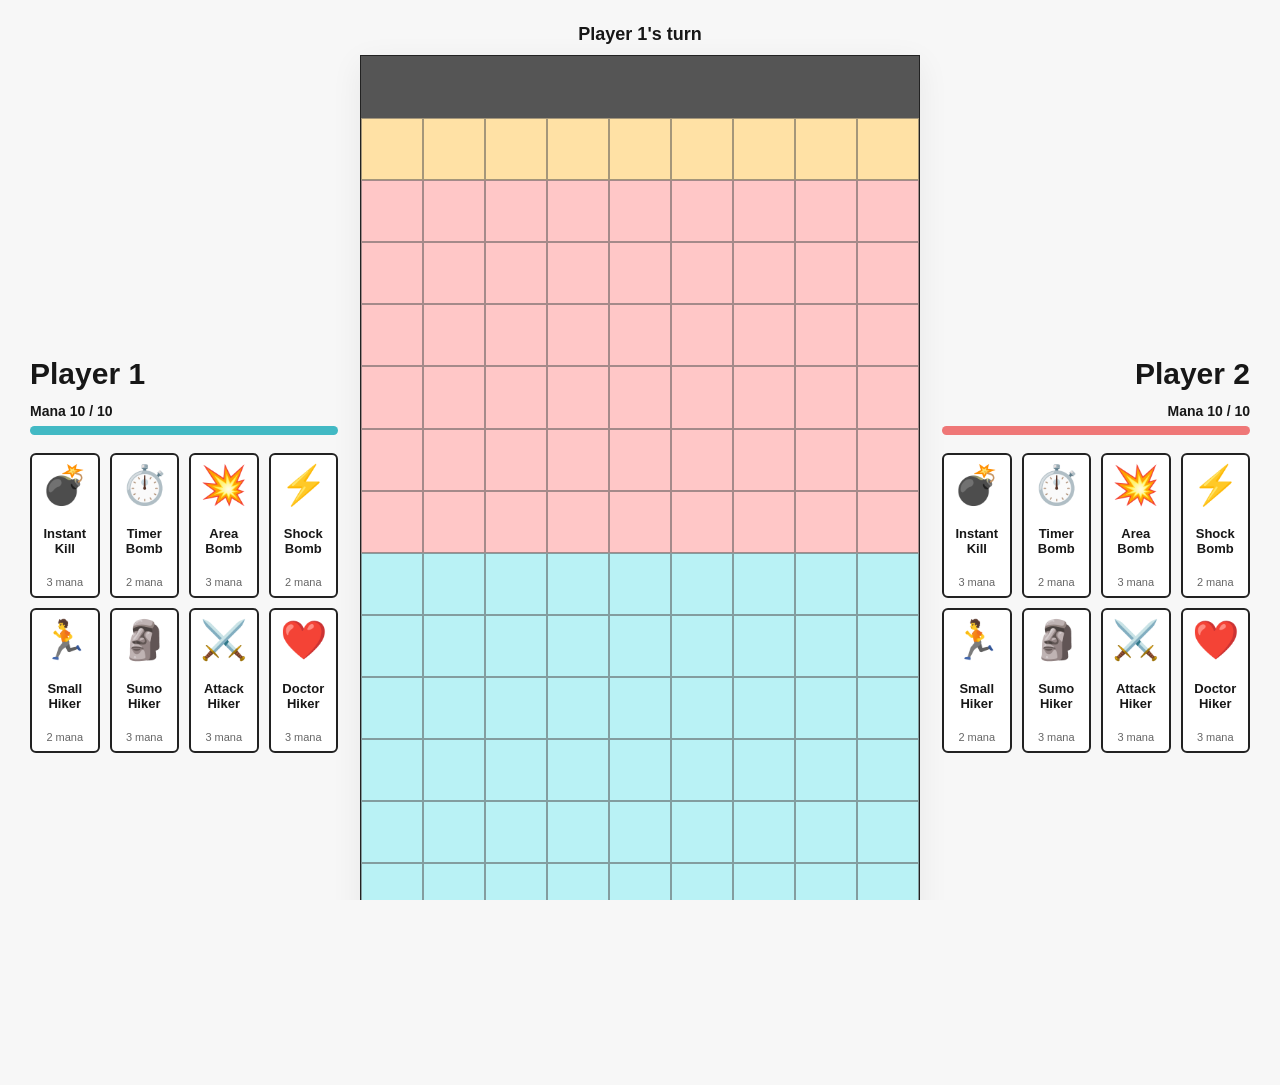
<file: preview.html>
<!doctype html>
<html lang="en">
<head>
<meta charset="utf-8">
<meta name="viewport" content="width=device-width,initial-scale=1,maximum-scale=1,user-scalable=no">
<title>Bombs or Dolls - Layout Prototype</title>
<style>
*{box-sizing:border-box}html,body{margin:0;width:100%;height:100%;overflow:hidden;font-family:Arial,sans-serif;background:#f7f7f7;color:#171717}
#game{width:100%;height:100%;display:grid;grid-template-columns:minmax(220px,1fr) minmax(400px,560px) minmax(220px,1fr);gap:22px;padding:24px 30px}
.side{display:flex;flex-direction:column;justify-content:center}.title{font-size:30px;font-weight:700;margin-bottom:12px}.right{text-align:right}
.mana{font-weight:700;font-size:14px;margin-bottom:7px}.bar{height:9px;background:#ddd;border-radius:9px;overflow:hidden;margin-bottom:18px}.fill{height:100%;width:100%}.p1fill{background:#42b9c4}.p2fill{background:#ef7777}
.cards{display:grid;grid-template-columns:repeat(4,1fr);gap:10px}.card{height:145px;background:#fff;border:2px solid #222;border-radius:6px;padding:8px;display:flex;flex-direction:column;align-items:center;justify-content:space-between;cursor:pointer;user-select:none;touch-action:manipulation;transition:.12s}.card:hover{transform:translateY(-3px)}.card.selected{border-width:4px;box-shadow:0 0 0 3px #fff,0 0 0 6px #111}.card.disabled{opacity:.35;cursor:not-allowed}.icon{font-size:38px}.name{font-weight:700;font-size:13px;text-align:center}.cost{font-size:11px;color:#666}
.arenaWrap{height:100%;display:flex;flex-direction:column;align-items:center;justify-content:center}.turn{font-size:18px;font-weight:700;margin-bottom:10px}
#arena{width:100%;aspect-ratio:9/15;position:relative;background:#fff;border:1px solid #222;box-shadow:0 8px 30px #0001;overflow:hidden;touch-action:manipulation}.grid{position:absolute;inset:0;display:grid;grid-template-columns:repeat(9,1fr);grid-template-rows:repeat(15,1fr)}
.cell{border:1px solid #5558;position:relative;cursor:pointer}.cell.p1area{background:#b9f2f5}.cell.p2area{background:#ffc7c7}.cell.peak{background:#555}.cell.far{background:#ffe1a5}.cell.hl{outline:3px solid #111;outline-offset:-3px;filter:brightness(.9)}
.unit{position:absolute;inset:5%;z-index:4;display:flex;align-items:center;justify-content:center;font-size:clamp(17px,3vw,30px);pointer-events:none;text-shadow:0 1px white}.hp{position:absolute;bottom:0;font:700 9px Arial;background:#fff;border:1px solid #222;border-radius:3px;padding:1px 3px}.bomb{opacity:.9}
.status{font-size:13px;text-align:center;color:#555;min-height:38px;margin-top:9px}.buttons{display:flex;gap:8px}.buttons button{border:1px solid #222;background:#fff;border-radius:5px;padding:7px 12px;font-weight:700;cursor:pointer}.hint{font-size:11px;color:#777;text-align:center;margin-top:7px}
@media(max-width:900px){html,body{overflow:auto}#game{height:auto;min-height:100%;grid-template-columns:1fr;grid-template-rows:auto auto auto;padding:14px}.arenaWrap{order:0}.side{order:1}.right{order:2}.title{font-size:22px}.card{height:105px}.icon{font-size:30px}#arena{width:min(88vw,500px)}}
</style>
</head>
<body>
<div id="game">
<section class="side">
<div class="title">Player 1</div>
<div class="mana">Mana <span id="m1t">10</span> / 10</div><div class="bar"><div id="m1" class="fill p1fill"></div></div>
<div id="c1" class="cards"></div>
</section>

<main class="arenaWrap">
<div id="turn" class="turn">Player 1's turn</div>
<div id="arena"><div id="grid" class="grid"></div></div>
<div id="status" class="status">Select a card, then click a valid mountain cell.</div>
<div class="buttons"><button id="reset">Reset</button><button id="skip">Skip Turn</button></div>
<div class="hint">Direct placement • hikers climb immediately • bombs can reach the far zone</div>
</main>

<section class="side right">
<div class="title">Player 2</div>
<div class="mana">Mana <span id="m2t">10</span> / 10</div><div class="bar"><div id="m2" class="fill p2fill"></div></div>
<div id="c2" class="cards"></div>
</section>
</div>

<script>
const C=9,R=15,peak=0;
const types=[
{id:"instant",name:"Instant Kill",icon:"💣",cost:3,kind:"bomb"},
{id:"timer",name:"Timer Bomb",icon:"⏱️",cost:2,kind:"bomb"},
{id:"area",name:"Area Bomb",icon:"💥",cost:3,kind:"bomb"},
{id:"shock",name:"Shock Bomb",icon:"⚡",cost:2,kind:"bomb"},
{id:"small",name:"Small Hiker",icon:"🏃",cost:2,kind:"hiker",hp:40,speed:2},
{id:"sumo",name:"Sumo Hiker",icon:"🗿",cost:3,kind:"hiker",hp:100,speed:1},
{id:"attack",name:"Attack Hiker",icon:"⚔️",cost:3,kind:"hiker",hp:65,speed:1},
{id:"doctor",name:"Doctor Hiker",icon:"❤️",cost:3,kind:"hiker",hp:45,speed:1}
];
let s={turn:1,mana:[10,10],selected:null,units:[],bombs:[],id:0,over:false};
const grid=document.getElementById("grid"),status=document.getElementById("status");
const idx=(x,y)=>y*C+x;
function makeGrid(){
grid.innerHTML="";
for(let y=0;y<R;y++)for(let x=0;x<C;x++){
let e=document.createElement("div");e.className="cell "+(y===0?"peak":y===1?"far":y>=8?"p1area":"p2area");e.dataset.x=x;e.dataset.y=y;e.onclick=()=>place(x,y);grid.appendChild(e);
}}
function cards(){
for(let p=1;p<=2;p++){
let box=document.getElementById("c"+p);box.innerHTML="";
types.forEach(t=>{
let e=document.createElement("div");e.className="card "+(s.selected&&s.selected.p===p&&s.selected.t.id===t.id?"selected":"")+(s.mana[p-1]<t.cost?" disabled":"");
e.innerHTML="<div class='icon'>"+t.icon+"</div><div class='name'>"+t.name+"</div><div class='cost'>"+t.cost+" mana</div>";
e.onclick=()=>{if(s.turn!==p)return;if(s.mana[p-1]<t.cost){status.textContent="Not enough mana.";return}s.selected={p,t};status.textContent=t.name+" selected — click a valid cell.";cards();highlight()};
box.appendChild(e)
});
document.getElementById("m"+p+"t").textContent=s.mana[p-1];document.getElementById("m"+p).style.width=(s.mana[p-1]*10)+"%";
}}
function highlight(){document.querySelectorAll(".cell").forEach(e=>e.classList.remove("hl"));if(!s.selected)return;let p=s.selected.p,t=s.selected.t;document.querySelectorAll(".cell").forEach(e=>{let y=+e.dataset.y;if(t.kind==="bomb"||(p===1?y>=7:y<=7))e.classList.add("hl")})}
function occupied(x,y){return s.units.some(u=>u.x===x&&u.y===y)||s.bombs.some(b=>b.x===x&&b.y===y)}
function place(x,y){
if(s.over)return;if(!s.selected){status.textContent="Choose a card first.";return}
let {p,t}=s.selected;if(p!==s.turn)return;
let valid=t.kind==="bomb"||(p===1?y>=7:y<=7);if(!valid){status.textContent="That hiker cannot be placed there.";return}
if(occupied(x,y)){status.textContent="That cell is occupied.";return}
s.mana[p-1]-=t.cost;
if(t.kind==="hiker"){s.units.push({id:++s.id,p,x,y,type:t.id,hp:t.hp,speed:t.speed,stun:0});setTimeout(()=>climb(p),180)}
else{s.bombs.push({id:++s.id,p,x,y,type:t.id,timer:t.id==="timer"?2:0});setTimeout(()=>bombAction(s.bombs.find(b=>b.id===s.id)),180)}
s.selected=null;cards();highlight();render();setTimeout(endTurn,420)
}
function climb(p){
s.units.filter(u=>u.p===p).forEach(u=>{
if(u.stun){u.stun--;return}
for(let i=0;i<u.speed;i++){let ny=u.y+(p===1?-1:1);if(ny<0||ny>=R)break;if(s.units.some(v=>v.id!==u.id&&v.x===u.x&&v.y===ny))break;u.y=ny}
if(u.type==="attack")s.units.filter(v=>v.p!==p&&Math.abs(v.x-u.x)<=1&&Math.abs(v.y-u.y)<=1).forEach(v=>v.hp-=18)
});
s.units=s.units.filter(u=>u.hp>0);check();render()
}
function bombAction(b){
if(!b)return;
if(b.type==="timer"&&b.timer>0){b.timer--;return}
s.bombs=s.bombs.filter(x=>x.id!==b.id);
if(b.type==="instant")s.units=s.units.filter(u=>!(u.p!==b.p&&u.x===b.x&&u.y===b.y));
if(b.type==="area")s.units=s.units.filter(u=>!(u.p!==b.p&&Math.abs(u.x-b.x)<=1&&Math.abs(u.y-b.y)<=1));
if(b.type==="shock")s.units.forEach(u=>{if(u.p!==b.p&&Math.abs(u.x-b.x)<=1&&Math.abs(u.y-b.y)<=1)u.stun=2});
check();render()
}
function endTurn(){
if(s.over)return;
s.bombs.slice().forEach(b=>{if(b.timer>0){b.timer--;if(b.timer===0)setTimeout(()=>bombAction(b),100)}});
s.turn=s.turn===1?2:1;s.mana[s.turn-1]=Math.min(10,s.mana[s.turn-1]+1);
document.getElementById("turn").textContent="Player "+s.turn+"'s turn";status.textContent="Select a card, then click a valid mountain cell.";cards();highlight()
}
function check(){
let a=s.units.some(u=>u.p===1&&u.y===0),b=s.units.some(u=>u.p===2&&u.y===0);
if(a||b){s.over=true;status.textContent="🏆 Player "+(a?1:2)+" reached the peak first!"}
}
function render(){
document.querySelectorAll(".unit").forEach(e=>e.remove());
s.units.forEach(u=>{let e=document.createElement("div");e.className="unit";e.textContent=types.find(t=>t.id===u.type).icon;if(u.stun)e.style.opacity=".4";let hp=document.createElement("span");hp.className="hp";hp.textContent=u.hp;e.appendChild(hp);grid.children[idx(u.x,u.y)].appendChild(e)});
s.bombs.forEach(b=>{let e=document.createElement("div");e.className="unit bomb";e.textContent=types.find(t=>t.id===b.type).icon;grid.children[idx(b.x,b.y)].appendChild(e)})
}
function reset(){s={turn:1,mana:[10,10],selected:null,units:[],bombs:[],id:0,over:false};document.getElementById("turn").textContent="Player 1's turn";status.textContent="Select a card, then click a valid mountain cell.";makeGrid();cards();render();highlight()}
document.getElementById("reset").onclick=reset;document.getElementById("skip").onclick=()=>{if(!s.over){s.selected=null;endTurn()}};
makeGrid();cards();render();
</script>
</body>
</html>
</file>
